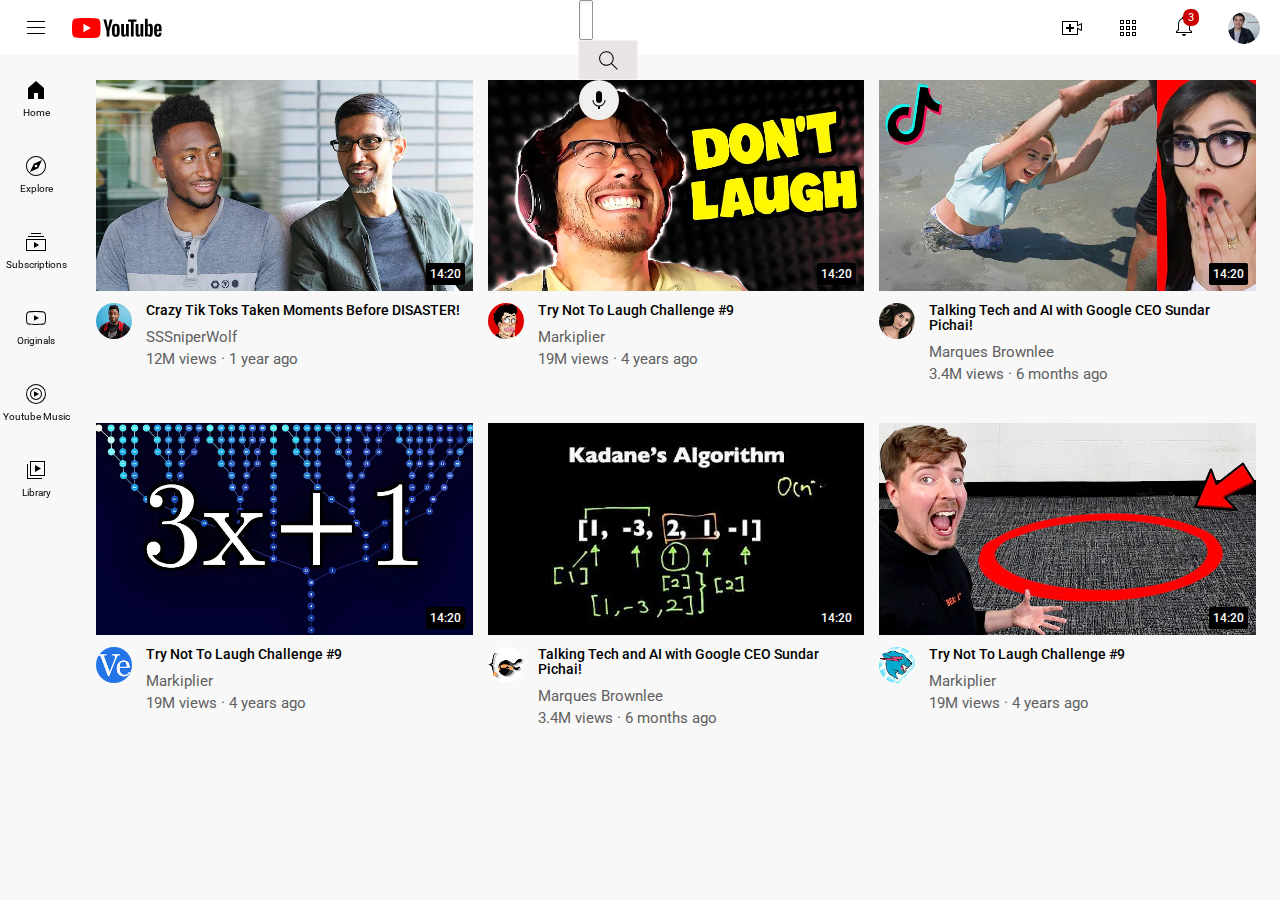
<file: index.html>
<!DOCTYPE html>
<html>
    <head>
        <title>youtube.com clone</title>
        <link rel="preconnect" href="https://fonts.googleapis.com">
<link rel="preconnect" href="https://fonts.gstatic.com" crossorigin>
<link href="https://fonts.googleapis.com/css2?family=Roboto:ital,wght@0,100;0,300;0,400;0,500;0,700;0,900;1,100;1,300;1,400;1,500;1,700;1,900&display=swap" rel="stylesheet">
<link rel="stylesheet" href="video.css">
<link rel="stylesheet" href="header.css">
<link rel="stylesheet" href="general.css">
<link rel="stylesheet" href="sidebar.css">
    </head>
    <body>
        <header class="header">
            <div class="left-section">
                <img class="hamburger-menu" src="hamburger-menu.svg" alt="">
                <img class="youtube-logo" src="youtube-logo.svg" alt="">
            </div>
            <div class="middle-section">
                <input class="search-bar" type="text" placeholder="search">
                <button class="search-button">
                    <img class="search-icon" src="search.svg" alt="">
                    <div class="tooltip">Search</div>
                </button>
                <button class="voice-search-button">
                    <img class="voice-search-icon" src="voice-search-icon.svg" alt="">
                    <div class="tooltip">Search</div>
                </button>
            </div>
            <div class="right-section">
                <img class="upload-icon" src="upload.svg" alt="">
                <img class="youtube-apps-icon" src="youtube-apps.svg" alt="">
            <div class="notifications-icon-container">
                <img class="notifications-icon" src="notifications.svg" alt="">
                <div class="notifications-count">3</div>
            </div>
                <img class="current-user-picture" src="my-channel.jpeg" alt="">
            </div>
        </header>
        <nav class="sidebar">
            <div class="sidebar-link">
                <img src="home.svg" alt="">
                <div>
                    Home
                </div>
            </div>
            <div class="sidebar-link">
                <img src="explore.svg" alt="">
                <div>Explore</div>
            </div>
            <div class="sidebar-link">
                <img src="subscriptions.svg" alt="">
                <div>Subscriptions</div>
            </div>
            <div class="sidebar-link">
                <img src="originals.svg" alt="">
                <div>Originals</div>
            </div>
            <div class="sidebar-link">
                <img src="youtube-music.svg" alt="">
                <div>Youtube Music</div>
            </div>
            <div class="sidebar-link">
                <img src="library.svg" alt="">
                <div>Library</div>
            </div>
        </nav>
        <main>
            <section class="video-grid">
            <div class="video-preview">
                <div class="thumbnail-row"> 
                    <img class="thumbnail" src="thumbnail-1.webp" alt="">
                    <div class="video-time">14:20</div>
                </div>
                <div class="video-info-grid"> 
                    <div class="channel-picture">
                        <img class="profile-picture" src="channel-1.jpeg" alt="">
                    </div>
                    <div class="video-info">
                        <p class="video-title"> 
                            Crazy Tik Toks Taken Moments Before DISASTER!
                        </p>
                            <p class="video-author">SSSniperWolf</p>
                            <p class="video-stats">12M views &#183; 1 year ago</p>
                    </div>
                </div>
            </div>

            <div class="video-preview">
                <div class="thumbnail-row"> 
                    <img class="thumbnail" src="thumbnail-2.webp" alt="">
                    <div class="video-time">14:20</div>
                </div>
                <div class="video-info-grid"> 
                    <div class="channel-picture">
                        <img class="profile-picture" src="channel-2.jpeg" alt="">
                    </div>
                    <div class="video-info">
                        <p class="video-title">
                            Try Not To Laugh Challenge #9
                        </p>
                            <p class="video-author">Markiplier</p>
                            <p class="video-stats">
                                19M views &#183; 4 years ago
                            </p> 
                    </div>
                </div>
            </div>

            <div class="video-preview">
                <div class="thumbnail-row"> 
                    <img class="thumbnail" src="thumbnail-3.webp" alt="">
                    <div class="video-time">14:20</div>
                </div>
                <div class="video-info-grid"> 
                    <div class="channel-picture">
                        <img class="profile-picture" src="channel-3.jpeg" alt="">
                    </div>
                    <div class="video-info">
                        <p class="video-title">
                            Talking Tech and AI with Google CEO Sundar Pichai!
                        </p>
                            <p class="video-author">Marques Brownlee</p>
                            <p class="video-stats">3.4M views &#183; 6 months ago</p>
                    </div>
                </div>
            </div>

            <div class="video-preview">
                <div class="thumbnail-row"> 
                    <img class="thumbnail" src="thumbnail-4.webp" alt="">
                    <div class="video-time">14:20</div>
                </div>
                <div class="video-info-grid"> 
                    <div class="channel-picture">
                        <img class="profile-picture" src="channel-4.jpeg" alt="">
                    </div>
                    <div class="video-info">
                        <p class="video-title">
                            Try Not To Laugh Challenge #9
                        </p>
                            <p class="video-author">Markiplier</p>
                            <p class="video-stats">
                                19M views &#183; 4 years ago
                            </p> 
                    </div>
                </div>
            </div>

            <div class="video-preview">
                <div class="thumbnail-row"> 
                    <img class="thumbnail" src="thumbnail-5.webp" alt="">
                    <div class="video-time">14:20</div>
                </div>
                <div class="video-info-grid"> 
                    <div class="channel-picture">
                        <img class="profile-picture" src="channel-5.jpeg" alt="">
                    </div>
                    <div class="video-info">
                        <p class="video-title">
                            Talking Tech and AI with Google CEO Sundar Pichai!
                        </p>
                            <p class="video-author">Marques Brownlee</p>
                            <p class="video-stats">3.4M views &#183; 6 months ago</p>
                    </div>
                </div>
            </div>

            <div class="video-preview">
                <div class="thumbnail-row"> 
                    <img class="thumbnail" src="thumbnail-6.webp" alt="">
                    <div class="video-time">14:20</div>
                </div>
                <div class="video-info-grid"> 
                    <div class="channel-picture">
                        <img class="profile-picture" src="channel-6.jpeg" alt="">
                    </div>
                    <div class="video-info">
                        <p class="video-title">
                            Try Not To Laugh Challenge #9
                        </p>
                            <p class="video-author">Markiplier</p>
                            <p class="video-stats">
                                19M views &#183; 4 years ago
                            </p> 
                    </div>
                </div>
            </div>
            </section>
         </main>
    </body>
</html>
</file>
<file: video.css>
.thumbnail{
    width: 100%;
}
.video-grid{
    display: grid;
    grid-template-columns: 1fr 1fr 1fr;
    column-gap: 15px;
    row-gap: 40px;
}
@media (max-width:750px){
    .video-grid{
        grid-template-columns: 1fr 1fr;
    }
}
@media (max-width:1000px){
    .video-grid{
        grid-template-columns: 1fr 1fr 1fr 1fr;
    }
}
@media (max-width:751px) and (max-width:999px){
    .video-grid{
        grid-template-columns: 1fr 1fr 1fr;
    }
}
.video-info-grid{
display: grid;
grid-template-columns: 50px 1fr;
}

.video-title{
margin-top: 0;
font-size: 14px;
font-weight: 500;
line-height: 15px;
margin-bottom: 10px;

}

.video-author{
margin-bottom: 4px;
}
.video-author,
.video-stats{
font-size: 15px;
color: rgb(96, 96, 96);
}

.profile-picture{
width: 36px;
vertical-align: center;
border-radius: 40px;

}
.thumbnail-row{
margin-bottom: 8px;
position: relative;
}
.video-time{
    background-color: black;
    color: white;
    position: absolute;
    bottom: 10px;
    right: 8px;
    font-family: Roboto, Arial;
    font-size: 12px;
    font-weight: 500;
    padding: 4px;
    border-radius: 2px;
}
</file>
<file: header.css>
.header{
    height: 55px;
    display: flex;
    flex-direction: row;
    justify-content: space-between ;
    position: fixed;
    top: 0;
    left: 0;
    right: 0;
    z-index: 100;
    background-color: white;
    border-bottom-width: 1px solid rgb(241, 241, 241);
}
.left-section{
    display: flex;
    align-items: center;
    margin-right: 5px;
}
.middlesection{
    flex: 1;
    margin-left: 70px;
    margin-right: 35px;
    max-width: 300px;
    display: flex;
    align-items: center;
}
.right-section{
    width: 200px;
    display: flex;
    align-items: center;
    justify-content: space-between;
    margin-right: 20px;
    flex-shrink: 0;
}
.hamburger-menu{
    height: 24px;
    margin-left: 24px;
    margin-right: 24px;
}
.youtube-logo{
    height: 20px;
}
.search-bar{
    flex:1;
    height: 36px;
    padding-left: 10px;
    font-size: 16px;
    border: 1px solid rgb(149, 147, 147);
    border-radius: 2px;
    box-shadow: inset 1px 2px 3px rgba(0, 0, 0, 0.05);
    width: 0;
}
.search-bar::placeholder{
    font-family: Roboto, Arial;
    font-size: 16px;
}
.search-button{
    height: 40px;
    width: 60px;
    background-color: rgb(233, 229, 229);
    border: 1px solid rgb(244, 241, 241);
    margin-left: -1px;
    margin-right: 10px;
}
.search-button,
.voice-search-button{
    position: relative;
    display: flex;
    flex-direction: column;
    align-items: center;
    justify-content: center;
}
.search-button .tooltip,
.voice-search-button .tooltip{
    background-color: grey;
    color: white;
    padding: 4px 2px;
    position: absolute;
    bottom: -46px;
    font-size: 12px;
    opacity: 0;
    transition: opacity 0.15s;
    pointer-events: none;
}
.search-button:hover .tooltip,
.voice-search-button:hover .tooltip{
    opacity: 1;
}
.search-icon{
    height: 25px;
}
.voice-search-button{
    height: 40px;
    width: 40px;
    border-radius: 20px;
    border: none;
    background-color: rgb(242, 239, 239);
}
.voice-search-icon{
    height: 24px;
}
.upload-icon{
    height: 24px;
}
.youtube-apps-icon{
    height: 24px;
}
.notifications-icon{
    height: 24px;
}
.notifications-icon-container{
    position: relative;
}
.notifications-count{
    position: absolute;
    top: -5px;
    right: -3px;
    background-color: rgb(200, 0, 0);
    color: white;
    font-family: Roboto, arial;
    font-size: 11px;
    padding: 2px 5px;
    border-radius: 7px;
}
.current-user-picture{
    height: 32px;
    border-radius: 16px;
}
</file>
<file: general.css>
p{
    font-family: Roboto, Arial;
    margin-top: 0;
    margin-bottom: 0;
}
body{
    margin: 0;
    padding-top: 80px;
    padding-left:96px;
    padding-right: 24px;
    background-color: rgb(248, 248, 248);
}
</file>
<file: sidebar.css>
.sidebar{
    position: fixed;
    left: 0;
    bottom: 0;
    top: 55px;
    width: 72px;
    z-index: 200;
    padding-top: 5px;
}
.sidebar-link{
    height: 76px;
    display: flex;
    flex-direction: column;
    align-items: center;
    justify-content: center;
    cursor: pointer;
    &:hover{
        background-color: rgb(230, 228, 228);
    }
}
.sidebar-link img{
    height: 24px;
}
.sidebar-link div{
    font-family: Roboto, Arial;
    font-size: 10px;
    margin-top: 5px;
}
</file>
